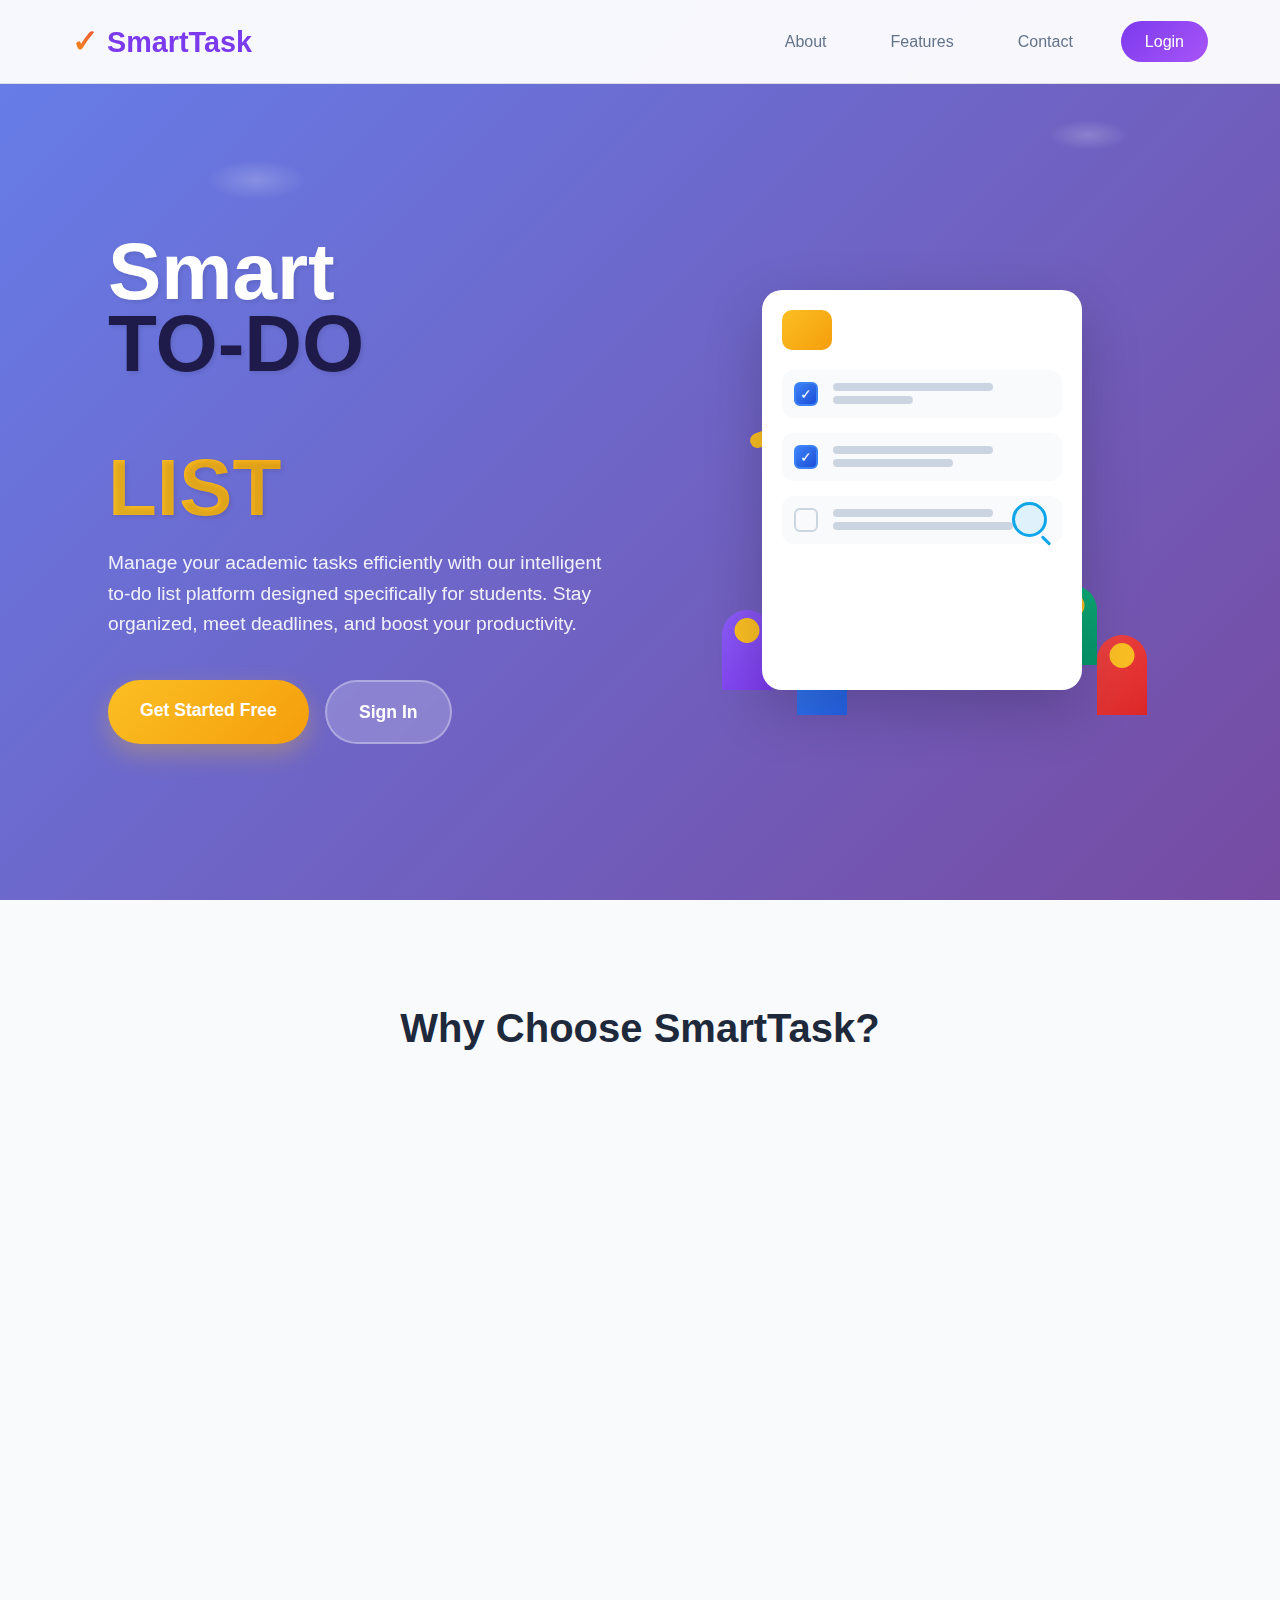
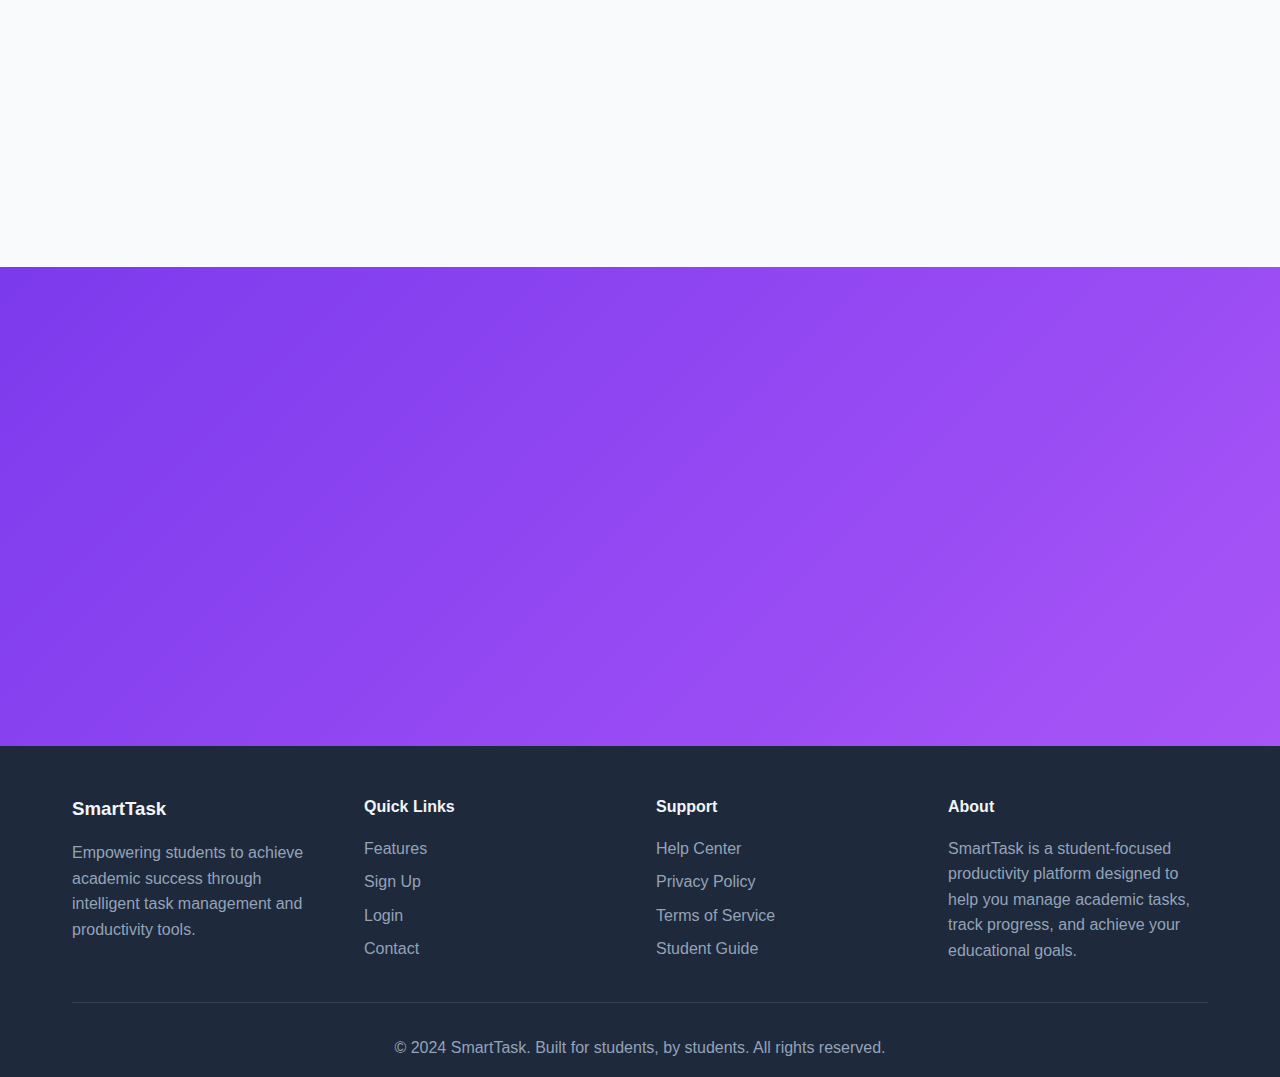
<file: web/index.html>
<!DOCTYPE html>
<html lang="en">
<head>
    <meta charset="UTF-8">
    <meta name="viewport" content="width=device-width, initial-scale=1.0">
    <title>SmartTask - Student To-Do List Manager</title>
    <link rel="stylesheet" href="style.css">
</head>
<body>
<header>
    <nav>
        <a href="#" class="logo">SmartTask</a>
        <ul class="nav-links">
            <li><a href="#about">About</a></li>
            <li><a href="#features">Features</a></li>
            <li><a href="#contact">Contact</a></li>
            <li><a href="login.html" class="nav-login">Login</a></li>
        </ul>
    </nav>
</header>

<main>
    <section class="hero">
        <div class="hero-content">
            <div class="hero-text">
                <h1>Smart<br><span class="todo-text">TO-DO</span><br><span class="list-text">LIST</span></h1>
                <p>Manage your academic tasks efficiently with our intelligent to-do list platform designed specifically for students. Stay organized, meet deadlines, and boost your productivity.</p>
                <div class="cta-buttons">
                    <a href="register.html" class="btn btn-primary">Get Started Free</a>
                    <a href="login.html" class="btn btn-secondary">Sign In</a>
                </div>
            </div>

            <!-- Team Collaboration Illustration -->
            <div class="hero-illustration">
                <div class="todo-device">
                    <div class="device-header"></div>
                    <div class="todo-list">
                        <div class="todo-item completed">
                            <div class="checkbox checked">✓</div>
                            <div class="todo-text-lines">
                                <div class="line"></div>
                                <div class="line short"></div>
                            </div>
                        </div>
                        <div class="todo-item completed">
                            <div class="checkbox checked">✓</div>
                            <div class="todo-text-lines">
                                <div class="line"></div>
                                <div class="line medium"></div>
                            </div>
                        </div>
                        <div class="todo-item active">
                            <div class="checkbox">✓</div>
                            <div class="todo-text-lines">
                                <div class="line"></div>
                                <div class="line long"></div>
                            </div>
                            <div class="magnifying-glass"></div>
                        </div>
                    </div>
                </div>

                <!-- Team Members -->
                <div class="team-member member-1"></div>
                <div class="team-member member-2"></div>
                <div class="team-member member-3"></div>
                <div class="team-member member-4"></div>
                <div class="team-member member-5"></div>

                <!-- Decorative Elements -->
                <div class="pencil-element"></div>
                <div class="ladder-element"></div>
            </div>
        </div>
    </section>

    <section class="features" id="features">
        <div class="container">
            <h2>Why Choose SmartTask?</h2>
            <div class="features-grid">
                <div class="feature-card">
                    <div class="feature-icon">📚</div>
                    <h3>Academic Focus</h3>
                    <p>Designed specifically for students with categories for assignments, exams, projects, and personal tasks to keep your academic life organized.</p>
                </div>
                <div class="feature-card">
                    <div class="feature-icon">⚡</div>
                    <h3>Smart Prioritization</h3>
                    <p>Automatically prioritize tasks based on due dates, importance levels, and your study schedule to maximize productivity.</p>
                </div>
                <div class="feature-card">
                    <div class="feature-icon">📊</div>
                    <h3>Progress Tracking</h3>
                    <p>Visual progress indicators and detailed statistics help you stay motivated and track your academic achievements over time.</p>
                </div>
                <div class="feature-card">
                    <div class="feature-icon">🎯</div>
                    <h3>Goal Management</h3>
                    <p>Set study goals, track deadlines, and receive reminders to ensure you never miss important academic milestones.</p>
                </div>
                <div class="feature-card">
                    <div class="feature-icon">📱</div>
                    <h3>Responsive Design</h3>
                    <p>Access your tasks from any device - desktop, tablet, or mobile. Your productivity tools are always within reach.</p>
                </div>
                <div class="feature-card">
                    <div class="feature-icon">🔒</div>
                    <h3>Secure & Private</h3>
                    <p>Your personal tasks and academic information are protected with secure authentication and encrypted data storage.</p>
                </div>
            </div>
        </div>
    </section>

    <section class="cta-section">
        <div class="container">
            <div class="cta-content">
                <h2>Ready to Get Organized?</h2>
                <p>Join thousands of students who have transformed their productivity with SmartTask. Start managing your academic life more effectively today.</p>
                <div class="cta-buttons">
                    <a href="register.html" class="btn btn-primary btn-large">Start Free Today</a>
                    <a href="login.html" class="btn btn-secondary btn-large">I Have an Account</a>
                </div>
            </div>
        </div>
    </section>
</main>

<footer id="contact">
    <div class="container">
        <div class="footer-content">
            <div class="footer-section">
                <h3>SmartTask</h3>
                <p>Empowering students to achieve academic success through intelligent task management and productivity tools.</p>
            </div>
            <div class="footer-section">
                <h4>Quick Links</h4>
                <ul>
                    <li><a href="#features">Features</a></li>
                    <li><a href="register.html">Sign Up</a></li>
                    <li><a href="login.html">Login</a></li>
                    <li><a href="#contact">Contact</a></li>
                </ul>
            </div>
            <div class="footer-section">
                <h4>Support</h4>
                <ul>
                    <li><a href="#">Help Center</a></li>
                    <li><a href="#">Privacy Policy</a></li>
                    <li><a href="#">Terms of Service</a></li>
                    <li><a href="#">Student Guide</a></li>
                </ul>
            </div>
            <div class="footer-section">
                <h4 id="about">About</h4>
                <p>SmartTask is a student-focused productivity platform designed to help you manage academic tasks, track progress, and achieve your educational goals.</p>
            </div>
        </div>
        <div class="footer-bottom">
            <p>&copy; 2024 SmartTask. Built for students, by students. All rights reserved.</p>
        </div>
    </div>
</footer>

<script src="script.js"></script>
</body>
</html>
</file>
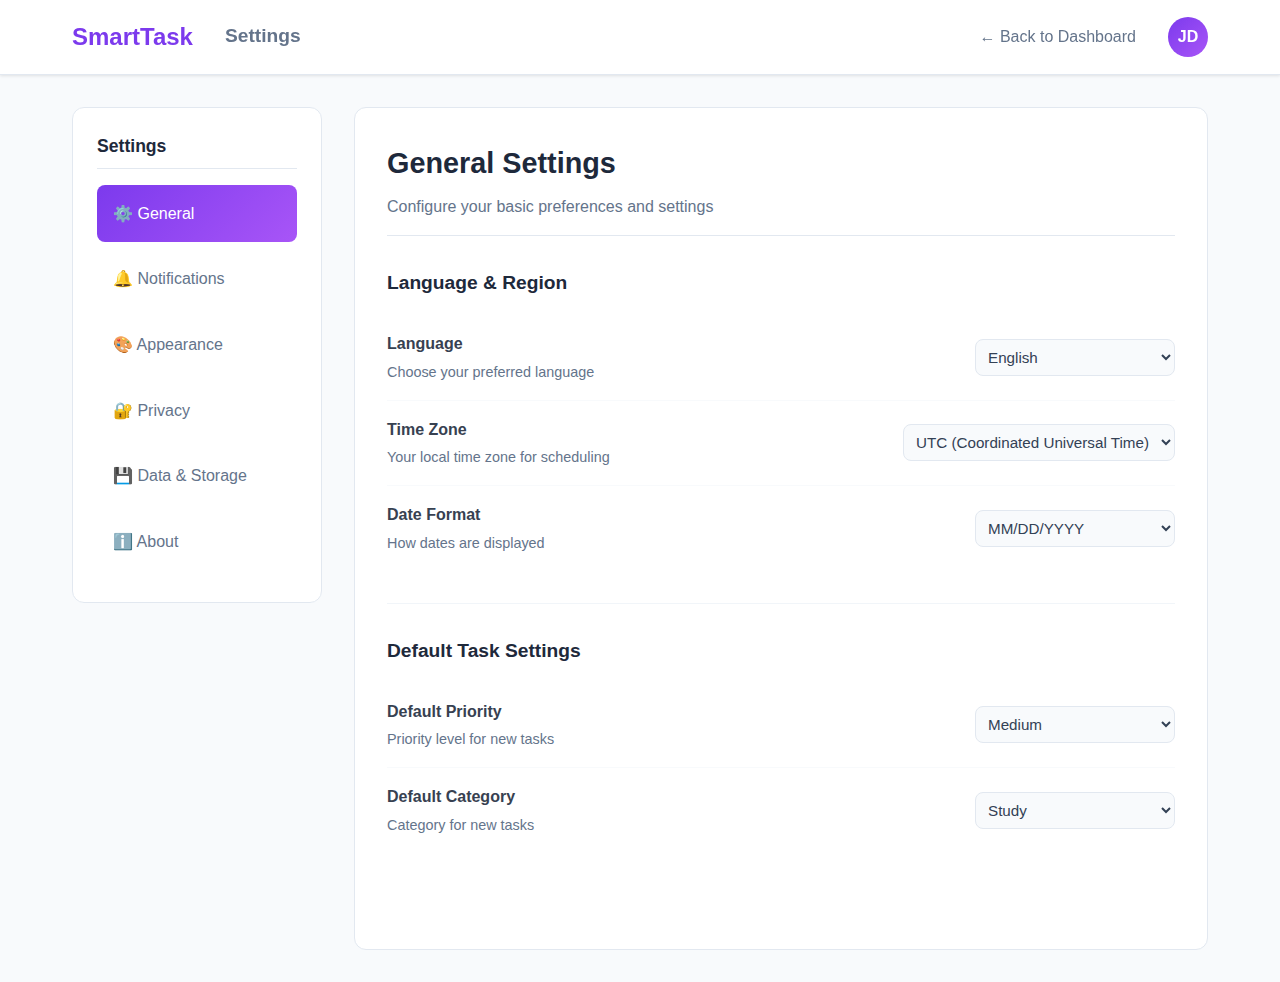
<file: web/settings.html>
<!DOCTYPE html>
<html lang="en">
<head>
    <meta charset="UTF-8">
    <meta name="viewport" content="width=device-width, initial-scale=1.0">
    <title>Settings - SmartTask</title>
    <link rel="stylesheet" href="settings-style.css">
</head>
<body>
<!-- Navigation Header -->
<header class="settings-header">
    <div class="header-content">
        <div class="logo-section">
            <a href="dashboard.html" class="logo">SmartTask</a>
            <span class="page-title">Settings</span>
        </div>
        <div class="header-actions">
            <a href="dashboard.html" class="back-btn">← Back to Dashboard</a>
            <div class="profile-avatar">
                <span id="profileInitials">JD</span>
            </div>
        </div>
    </div>
</header>

<div class="settings-container">
    <!-- Settings Sidebar -->
    <aside class="settings-sidebar">
        <nav class="settings-nav">
            <h3>Settings</h3>
            <ul>
                <li><a href="#general" class="nav-item active" onclick="showSettingsSection('general')">⚙️ General</a></li>
                <li><a href="#notifications" class="nav-item" onclick="showSettingsSection('notifications')">🔔 Notifications</a></li>
                <li><a href="#appearance" class="nav-item" onclick="showSettingsSection('appearance')">🎨 Appearance</a></li>
                <li><a href="#privacy" class="nav-item" onclick="showSettingsSection('privacy')">🔐 Privacy</a></li>
                <li><a href="#data" class="nav-item" onclick="showSettingsSection('data')">💾 Data & Storage</a></li>
                <li><a href="#about" class="nav-item" onclick="showSettingsSection('about')">ℹ️ About</a></li>
            </ul>
        </nav>
    </aside>

    <!-- Main Content -->
    <main class="settings-main">
        <!-- General Settings -->
        <section id="general" class="settings-section active">
            <div class="section-header">
                <h2>General Settings</h2>
                <p>Configure your basic preferences and settings</p>
            </div>

            <div class="settings-group">
                <h3>Language & Region</h3>
                <div class="setting-item">
                    <div class="setting-info">
                        <label>Language</label>
                        <p>Choose your preferred language</p>
                    </div>
                    <select class="setting-control">
                        <option value="en" selected>English</option>
                        <option value="es">Español</option>
                        <option value="fr">Français</option>
                        <option value="de">Deutsch</option>
                        <option value="zh">中文</option>
                    </select>
                </div>

                <div class="setting-item">
                    <div class="setting-info">
                        <label>Time Zone</label>
                        <p>Your local time zone for scheduling</p>
                    </div>
                    <select class="setting-control">
                        <option value="UTC" selected>UTC (Coordinated Universal Time)</option>
                        <option value="America/New_York">Eastern Time (US & Canada)</option>
                        <option value="America/Chicago">Central Time (US & Canada)</option>
                        <option value="America/Denver">Mountain Time (US & Canada)</option>
                        <option value="America/Los_Angeles">Pacific Time (US & Canada)</option>
                    </select>
                </div>

                <div class="setting-item">
                    <div class="setting-info">
                        <label>Date Format</label>
                        <p>How dates are displayed</p>
                    </div>
                    <select class="setting-control">
                        <option value="MM/DD/YYYY" selected>MM/DD/YYYY</option>
                        <option value="DD/MM/YYYY">DD/MM/YYYY</option>
                        <option value="YYYY-MM-DD">YYYY-MM-DD</option>
                    </select>
                </div>
            </div>

            <div class="settings-group">
                <h3>Default Task Settings</h3>
                <div class="setting-item">
                    <div class="setting-info">
                        <label>Default Priority</label>
                        <p>Priority level for new tasks</p>
                    </div>
                    <select class="setting-control">
                        <option value="low">Low</option>
                        <option value="medium" selected>Medium</option>
                        <option value="high">High</option>
                    </select>
                </div>

                <div class="setting-item">
                    <div class="setting-info">
                        <label>Default Category</label>
                        <p>Category for new tasks</p>
                    </div>
                    <select class="setting-control">
                        <option value="study" selected>Study</option>
                        <option value="personal">Personal</option>
                        <option value="work">Work</option>
                        <option value="other">Other</option>
                    </select>
                </div>
            </div>
        </section>

        <!-- Notifications Settings -->
        <section id="notifications" class="settings-section">
            <div class="section-header">
                <h2>Notification Settings</h2>
                <p>Manage how and when you receive notifications</p>
            </div>

            <div class="settings-group">
                <h3>Push Notifications</h3>
                <div class="setting-item">
                    <div class="setting-info">
                        <label>Enable Notifications</label>
                        <p>Receive push notifications for important updates</p>
                    </div>
                    <label class="toggle-switch">
                        <input type="checkbox" checked>
                        <span class="toggle-slider"></span>
                    </label>
                </div>

                <div class="setting-item">
                    <div class="setting-info">
                        <label>Task Reminders</label>
                        <p>Get notified about upcoming task deadlines</p>
                    </div>
                    <label class="toggle-switch">
                        <input type="checkbox" checked>
                        <span class="toggle-slider"></span>
                    </label>
                </div>

                <div class="setting-item">
                    <div class="setting-info">
                        <label>Daily Summary</label>
                        <p>Receive a daily summary of your tasks</p>
                    </div>
                    <label class="toggle-switch">
                        <input type="checkbox">
                        <span class="toggle-slider"></span>
                    </label>
                </div>
            </div>

            <div class="settings-group">
                <h3>Email Notifications</h3>
                <div class="setting-item">
                    <div class="setting-info">
                        <label>Weekly Reports</label>
                        <p>Get weekly productivity reports via email</p>
                    </div>
                    <label class="toggle-switch">
                        <input type="checkbox" checked>
                        <span class="toggle-slider"></span>
                    </label>
                </div>

                <div class="setting-item">
                    <div class="setting-info">
                        <label>Marketing Emails</label>
                        <p>Receive updates about new features and tips</p>
                    </div>
                    <label class="toggle-switch">
                        <input type="checkbox">
                        <span class="toggle-slider"></span>
                    </label>
                </div>
            </div>

            <div class="settings-group">
                <h3>Reminder Settings</h3>
                <div class="setting-item">
                    <div class="setting-info">
                        <label>Default Reminder Time</label>
                        <p>How early to remind you before task deadlines</p>
                    </div>
                    <select class="setting-control">
                        <option value="5">5 minutes before</option>
                        <option value="15">15 minutes before</option>
                        <option value="30" selected>30 minutes before</option>
                        <option value="60">1 hour before</option>
                        <option value="1440">1 day before</option>
                    </select>
                </div>
            </div>
        </section>

        <!-- Appearance Settings -->
        <section id="appearance" class="settings-section">
            <div class="section-header">
                <h2>Appearance Settings</h2>
                <p>Customize the look and feel of your dashboard</p>
            </div>

            <div class="settings-group">
                <h3>Theme</h3>
                <div class="setting-item">
                    <div class="setting-info">
                        <label>Color Theme</label>
                        <p>Choose between light and dark themes</p>
                    </div>
                    <div class="theme-selector">
                        <label class="theme-option">
                            <input type="radio" name="theme" value="light" checked>
                            <div class="theme-preview light">
                                <div class="theme-header"></div>
                                <div class="theme-content"></div>
                            </div>
                            <span>Light</span>
                        </label>
                        <label class="theme-option">
                            <input type="radio" name="theme" value="dark">
                            <div class="theme-preview dark">
                                <div class="theme-header"></div>
                                <div class="theme-content"></div>
                            </div>
                            <span>Dark</span>
                        </label>
                        <label class="theme-option">
                            <input type="radio" name="theme" value="auto">
                            <div class="theme-preview auto">
                                <div class="theme-header"></div>
                                <div class="theme-content"></div>
                            </div>
                            <span>Auto</span>
                        </label>
                    </div>
                </div>
            </div>

            <div class="settings-group">
                <h3>Layout</h3>
                <div class="setting-item">
                    <div class="setting-info">
                        <label>Compact Mode</label>
                        <p>Show more information in less space</p>
                    </div>
                    <label class="toggle-switch">
                        <input type="checkbox">
                        <span class="toggle-slider"></span>
                    </label>
                </div>

                <div class="setting-item">
                    <div class="setting-info">
                        <label>Show Sidebar by Default</label>
                        <p>Keep the sidebar expanded when you load the app</p>
                    </div>
                    <label class="toggle-switch">
                        <input type="checkbox" checked>
                        <span class="toggle-slider"></span>
                    </label>
                </div>
            </div>

            <div class="settings-group">
                <h3>Font Settings</h3>
                <div class="setting-item">
                    <div class="setting-info">
                        <label>Font Size</label>
                        <p>Adjust the text size throughout the app</p>
                    </div>
                    <select class="setting-control">
                        <option value="small">Small</option>
                        <option value="medium" selected>Medium</option>
                        <option value="large">Large</option>
                    </select>
                </div>
            </div>
        </section>

        <!-- Privacy Settings -->
        <section id="privacy" class="settings-section">
            <div class="section-header">
                <h2>Privacy Settings</h2>
                <p>Control your privacy and data sharing preferences</p>
            </div>

            <div class="settings-group">
                <h3>Data Collection</h3>
                <div class="setting-item">
                    <div class="setting-info">
                        <label>Analytics</label>
                        <p>Help improve SmartTask by sharing usage data</p>
                    </div>
                    <label class="toggle-switch">
                        <input type="checkbox" checked>
                        <span class="toggle-slider"></span>
                    </label>
                </div>

                <div class="setting-item">
                    <div class="setting-info">
                        <label>Crash Reports</label>
                        <p>Automatically send crash reports to help fix bugs</p>
                    </div>
                    <label class="toggle-switch">
                        <input type="checkbox" checked>
                        <span class="toggle-slider"></span>
                    </label>
                </div>
            </div>

            <div class="settings-group">
                <h3>Account Privacy</h3>
                <div class="setting-item">
                    <div class="setting-info">
                        <label>Profile Visibility</label>
                        <p>Control who can see your profile information</p>
                    </div>
                    <select class="setting-control">
                        <option value="private" selected>Private</option>
                        <option value="friends">Friends only</option>
                        <option value="public">Public</option>
                    </select>
                </div>

                <div class="setting-item">
                    <div class="setting-info">
                        <label>Show Online Status</label>
                        <p>Let others see when you're active</p>
                    </div>
                    <label class="toggle-switch">
                        <input type="checkbox">
                        <span class="toggle-slider"></span>
                    </label>
                </div>
            </div>
        </section>

        <!-- Data & Storage Settings -->
        <section id="data" class="settings-section">
            <div class="section-header">
                <h2>Data & Storage</h2>
                <p>Manage your data and storage options</p>
            </div>

            <div class="settings-group">
                <h3>Data Management</h3>
                <div class="setting-item">
                    <div class="setting-info">
                        <label>Auto-save</label>
                        <p>Automatically save your changes as you work</p>
                    </div>
                    <label class="toggle-switch">
                        <input type="checkbox" checked>
                        <span class="toggle-slider"></span>
                    </label>
                </div>

                <div class="setting-item">
                    <div class="setting-info">
                        <label>Data Retention</label>
                        <p>How long to keep completed tasks</p>
                    </div>
                    <select class="setting-control">
                        <option value="30">30 days</option>
                        <option value="90" selected>90 days</option>
                        <option value="365">1 year</option>
                        <option value="forever">Forever</option>
                    </select>
                </div>
            </div>

            <div class="settings-group">
                <h3>Export & Backup</h3>
                <div class="action-item">
                    <div class="action-info">
                        <label>Export Data</label>
                        <p>Download a copy of all your data</p>
                    </div>
                    <button class="action-btn" onclick="exportData()">Export</button>
                </div>

                <div class="action-item">
                    <div class="action-info">
                        <label>Create Backup</label>
                        <p>Create a backup of your tasks and settings</p>
                    </div>
                    <button class="action-btn" onclick="createBackup()">Backup</button>
                </div>
            </div>

            <div class="settings-group danger-zone">
                <h3>Danger Zone</h3>
                <div class="action-item">
                    <div class="action-info">
                        <label>Clear All Data</label>
                        <p>Permanently delete all your tasks and data</p>
                    </div>
                    <button class="action-btn danger" onclick="clearAllData()">Clear Data</button>
                </div>

                <div class="action-item">
                    <div class="action-info">
                        <label>Delete Account</label>
                        <p>Permanently delete your account and all associated data</p>
                    </div>
                    <button class="action-btn danger" onclick="deleteAccount()">Delete Account</button>
                </div>
            </div>
        </section>

        <!-- About Settings -->
        <section id="about" class="settings-section">
            <div class="section-header">
                <h2>About SmartTask</h2>
                <p>Information about the application and support</p>
            </div>

            <div class="settings-group">
                <h3>Application Info</h3>
                <div class="info-item">
                    <label>Version</label>
                    <span>1.0.0</span>
                </div>
                <div class="info-item">
                    <label>Last Updated</label>
                    <span>December 2024</span>
                </div>
                <div class="info-item">
                    <label>Build</label>
                    <span>2024.12.001</span>
                </div>
            </div>

            <div class="settings-group">
                <h3>Support</h3>
                <div class="action-item">
                    <div class="action-info">
                        <label>Help Center</label>
                        <p>Get help and find answers to common questions</p>
                    </div>
                    <button class="action-btn" onclick="openHelp()">Open Help</button>
                </div>

                <div class="action-item">
                    <div class="action-info">
                        <label>Report a Bug</label>
                        <p>Let us know if you've found an issue</p>
                    </div>
                    <button class="action-btn" onclick="reportBug()">Report Bug</button>
                </div>

                <div class="action-item">
                    <div class="action-info">
                        <label>Contact Support</label>
                        <p>Get in touch with our support team</p>
                    </div>
                    <button class="action-btn" onclick="contactSupport()">Contact Us</button>
                </div>
            </div>

            <div class="settings-group">
                <h3>Legal</h3>
                <div class="action-item">
                    <div class="action-info">
                        <label>Privacy Policy</label>
                        <p>Read our privacy policy</p>
                    </div>
                    <button class="action-btn secondary" onclick="openPrivacyPolicy()">View Policy</button>
                </div>

                <div class="action-item">
                    <div class="action-info">
                        <label>Terms of Service</label>
                        <p>Read our terms of service</p>
                    </div>
                    <button class="action-btn secondary" onclick="openTerms()">View Terms</button>
                </div>
            </div>
        </section>
    </main>
</div>

<script>
    // Initialize settings
    document.addEventListener('DOMContentLoaded', function() {
        loadUserInfo();
    });

    function loadUserInfo() {
        const currentUser = JSON.parse(localStorage.getItem('currentUser') || '{}');
        if (currentUser.email) {
            const name = currentUser.name || currentUser.email.split('@')[0];
            const initials = name.substring(0, 2).toUpperCase();
            document.getElementById('profileInitials').textContent = initials;
        }
    }

    function showSettingsSection(sectionId) {
        // Hide all sections
        document.querySelectorAll('.settings-section').forEach(section => {
            section.classList.remove('active');
        });

        // Remove active class from all nav items
        document.querySelectorAll('.nav-item').forEach(item => {
            item.classList.remove('active');
        });

        // Show selected section
        document.getElementById(sectionId).classList.add('active');

        // Add active class to clicked nav item
        event.target.classList.add('active');
    }

    // Action functions
    function exportData() {
        alert('Data export feature coming soon!');
    }

    function createBackup() {
        alert('Backup created successfully!');
    }

    function clearAllData() {
        if (confirm('Are you sure you want to clear all your data? This action cannot be undone.')) {
            localStorage.clear();
            alert('All data has been cleared.');
            window.location.href = 'login.html';
        }
    }

    function deleteAccount() {
        if (confirm('Are you sure you want to delete your account? This action cannot be undone and will permanently delete all your data.')) {
            if (confirm('This is your final warning. Are you absolutely sure?')) {
                localStorage.clear();
                alert('Account deleted successfully.');
                window.location.href = 'index.html';
            }
        }
    }

    function openHelp() {
        alert('Help center feature coming soon!');
    }

    function reportBug() {
        alert('Bug reporting feature coming soon!');
    }

    function contactSupport() {
        alert('Support contact feature coming soon!');
    }

    function openPrivacyPolicy() {
        alert('Privacy policy feature coming soon!');
    }

    function openTerms() {
        alert('Terms of service feature coming soon!');
    }
</script>
</body>
</html>
</file>
<file: web/style.css>
/* Reset and Base Styles */
* {
    margin: 0;
    padding: 0;
    box-sizing: border-box;
}

body {
    font-family: 'SF Pro Display', -apple-system, BlinkMacSystemFont, 'Segoe UI', Roboto, sans-serif;
    line-height: 1.6;
    color: #334155;
    overflow-x: hidden;
}

.container {
    max-width: 1200px;
    margin: 0 auto;
    padding: 0 2rem;
}

/* Header Styles */
header {
    position: fixed;
    top: 0;
    width: 100%;
    background: rgba(255, 255, 255, 0.95);
    backdrop-filter: blur(10px);
    border-bottom: 1px solid rgba(0, 0, 0, 0.1);
    z-index: 1000;
    transition: all 0.3s ease;
}

nav {
    display: flex;
    justify-content: space-between;
    align-items: center;
    padding: 1rem 2rem;
    max-width: 1200px;
    margin: 0 auto;
}

.logo {
    font-size: 1.8rem;
    font-weight: 700;
    color: #7c3aed;
    text-decoration: none;
    display: flex;
    align-items: center;
    gap: 0.5rem;
}

.logo::before {
    content: "✓";
    background: linear-gradient(45deg, #f59e0b, #ef4444);
    -webkit-background-clip: text;
    -webkit-text-fill-color: transparent;
    font-size: 2rem;
}

.nav-links {
    display: flex;
    list-style: none;
    align-items: center;
    gap: 2rem;
}

.nav-links a {
    color: #64748b;
    text-decoration: none;
    font-weight: 500;
    transition: all 0.3s ease;
    padding: 0.5rem 1rem;
    border-radius: 8px;
}

.nav-links a:hover {
    color: #7c3aed;
    background: rgba(124, 58, 237, 0.1);
}

.nav-login {
    background: linear-gradient(135deg, #7c3aed, #a855f7) !important;
    color: white !important;
    padding: 0.75rem 1.5rem !important;
    border-radius: 25px !important;
}

.nav-login:hover {
    transform: translateY(-1px);
    box-shadow: 0 4px 12px rgba(124, 58, 237, 0.3) !important;
    background: linear-gradient(135deg, #6d28d9, #9333ea) !important;
}

/* Hero Section */
.hero {
    min-height: 100vh;
    background: linear-gradient(135deg, #667eea 0%, #764ba2 100%);
    display: flex;
    align-items: center;
    padding-top: 80px;
    position: relative;
    overflow: hidden;
}

.hero::before {
    content: '';
    position: absolute;
    top: 0;
    left: 0;
    right: 0;
    bottom: 0;
    background:
            radial-gradient(ellipse 100px 40px at 20% 20%, rgba(255, 255, 255, 0.2) 0%, transparent 50%),
            radial-gradient(ellipse 80px 30px at 85% 15%, rgba(255, 255, 255, 0.2) 0%, transparent 50%);
    z-index: 1;
}

.hero-content {
    display: grid;
    grid-template-columns: 1fr 1fr;
    gap: 4rem;
    align-items: center;
    position: relative;
    z-index: 2;
    max-width: 1400px;
    margin: 0 auto;
    padding: 0 2rem;
}

.hero-text {
    color: white;
}

.hero-text h1 {
    font-size: clamp(3rem, 8vw, 5rem);
    font-weight: 900;
    line-height: 0.9;
    margin-bottom: 1.5rem;
    text-shadow: 2px 2px 4px rgba(0, 0, 0, 0.1);
}

.todo-text {
    color: #1e1b4b;
    display: block;
}

.list-text {
    background: linear-gradient(45deg, #fbbf24, #f59e0b);
    -webkit-background-clip: text;
    -webkit-text-fill-color: transparent;
    display: block;
}

.hero-text p {
    font-size: 1.2rem;
    margin-bottom: 2.5rem;
    opacity: 0.9;
    line-height: 1.6;
    max-width: 500px;
}

.cta-buttons {
    display: flex;
    gap: 1rem;
    flex-wrap: wrap;
}

.btn {
    padding: 1rem 2rem;
    border: none;
    border-radius: 50px;
    font-size: 1.1rem;
    font-weight: 600;
    cursor: pointer;
    transition: all 0.3s ease;
    text-decoration: none;
    display: inline-block;
    text-align: center;
}

.btn-primary {
    background: linear-gradient(135deg, #fbbf24, #f59e0b);
    color: white;
    box-shadow: 0 10px 25px rgba(251, 191, 36, 0.3);
}

.btn-primary:hover {
    transform: translateY(-3px);
    box-shadow: 0 15px 35px rgba(251, 191, 36, 0.4);
}

.btn-secondary {
    background: rgba(255, 255, 255, 0.2);
    color: white;
    border: 2px solid rgba(255, 255, 255, 0.3);
    backdrop-filter: blur(10px);
}

.btn-secondary:hover {
    background: rgba(255, 255, 255, 0.3);
    transform: translateY(-3px);
}

.btn-large {
    padding: 1.25rem 2.5rem;
    font-size: 1.2rem;
}

/* Hero Illustration */
.hero-illustration {
    position: relative;
    width: 100%;
    height: 500px;
}

.todo-device {
    position: absolute;
    top: 50%;
    left: 50%;
    transform: translate(-50%, -50%);
    width: 320px;
    height: 400px;
    background: white;
    border-radius: 20px;
    box-shadow: 0 20px 60px rgba(0, 0, 0, 0.2);
    padding: 20px;
    z-index: 5;
}

.device-header {
    width: 50px;
    height: 40px;
    background: linear-gradient(135deg, #fbbf24, #f59e0b);
    border-radius: 10px;
    margin-bottom: 20px;
}

.todo-list {
    display: flex;
    flex-direction: column;
    gap: 15px;
}

.todo-item {
    display: flex;
    align-items: center;
    gap: 15px;
    padding: 12px;
    background: #f8fafc;
    border-radius: 12px;
    position: relative;
}

.checkbox {
    width: 24px;
    height: 24px;
    border: 2px solid #cbd5e1;
    border-radius: 6px;
    display: flex;
    align-items: center;
    justify-content: center;
    font-size: 14px;
    color: transparent;
}

.checkbox.checked {
    background: linear-gradient(135deg, #3b82f6, #1d4ed8);
    border-color: #3b82f6;
    color: white;
}

.todo-text-lines {
    flex: 1;
    display: flex;
    flex-direction: column;
    gap: 5px;
}

.line {
    height: 8px;
    background: #cbd5e1;
    border-radius: 4px;
    width: 160px;
}

.line.short { width: 80px; }
.line.medium { width: 120px; }
.line.long { width: 180px; }

.magnifying-glass {
    position: absolute;
    right: 15px;
    width: 35px;
    height: 35px;
    border: 3px solid #0ea5e9;
    border-radius: 50%;
    background: rgba(14, 165, 233, 0.1);
}

.magnifying-glass::after {
    content: '';
    position: absolute;
    bottom: -8px;
    right: -8px;
    width: 12px;
    height: 3px;
    background: #0ea5e9;
    border-radius: 2px;
    transform: rotate(45deg);
}

/* Team Members */
.team-member {
    position: absolute;
    width: 50px;
    height: 80px;
    border-radius: 25px 25px 0 0;
}

.member-1 {
    bottom: 10%;
    left: 10%;
    background: linear-gradient(135deg, #8b5cf6, #7c3aed);
}

.member-2 {
    bottom: 5%;
    left: 25%;
    background: linear-gradient(135deg, #3b82f6, #2563eb);
}

.member-3 {
    top: 20%;
    right: 35%;
    background: linear-gradient(135deg, #f97316, #ea580c);
}

.member-4 {
    bottom: 15%;
    right: 15%;
    background: linear-gradient(135deg, #10b981, #059669);
}

.member-5 {
    bottom: 5%;
    right: 5%;
    background: linear-gradient(135deg, #ef4444, #dc2626);
}

.team-member::before {
    content: '';
    position: absolute;
    top: 8px;
    left: 50%;
    transform: translateX(-50%);
    width: 25px;
    height: 25px;
    background: #fbbf24;
    border-radius: 50%;
}

.pencil-element {
    position: absolute;
    top: 35%;
    left: 15%;
    width: 120px;
    height: 15px;
    background: linear-gradient(90deg, #fbbf24 0%, #fbbf24 75%, #374151 75%);
    border-radius: 8px;
    transform: rotate(-20deg);
}

.pencil-element::before {
    content: '';
    position: absolute;
    right: -10px;
    top: 50%;
    transform: translateY(-50%);
    width: 0;
    height: 0;
    border-left: 10px solid #374151;
    border-top: 8px solid transparent;
    border-bottom: 8px solid transparent;
}

.ladder-element {
    position: absolute;
    bottom: 12%;
    left: 32%;
    width: 15px;
    height: 100px;
    background: repeating-linear-gradient(
            0deg,
            #8b5cf6 0px,
            #8b5cf6 8px,
            transparent 8px,
            transparent 16px
    );
}

/* Features Section */
.features {
    padding: 6rem 0;
    background: #f8fafc;
}

.features h2 {
    text-align: center;
    font-size: 2.5rem;
    font-weight: 700;
    color: #1e293b;
    margin-bottom: 3rem;
}

.features-grid {
    display: grid;
    grid-template-columns: repeat(auto-fit, minmax(350px, 1fr));
    gap: 2rem;
}

.feature-card {
    background: white;
    padding: 2rem;
    border-radius: 20px;
    box-shadow: 0 4px 20px rgba(0, 0, 0, 0.08);
    text-align: center;
    transition: all 0.3s ease;
    border: 1px solid #e2e8f0;
}

.feature-card:hover {
    transform: translateY(-10px);
    box-shadow: 0 20px 40px rgba(0, 0, 0, 0.12);
    border-color: #7c3aed;
}

.feature-icon {
    font-size: 3rem;
    margin-bottom: 1rem;
    display: block;
}

.feature-card h3 {
    font-size: 1.5rem;
    font-weight: 600;
    color: #1e293b;
    margin-bottom: 1rem;
}

.feature-card p {
    color: #64748b;
    line-height: 1.6;
}

/* CTA Section */
.cta-section {
    padding: 6rem 0;
    background: linear-gradient(135deg, #7c3aed 0%, #a855f7 100%);
    color: white;
    text-align: center;
}

.cta-content h2 {
    font-size: 2.5rem;
    font-weight: 700;
    margin-bottom: 1rem;
}

.cta-content p {
    font-size: 1.2rem;
    margin-bottom: 2.5rem;
    opacity: 0.9;
    max-width: 600px;
    margin-left: auto;
    margin-right: auto;
}

/* Footer */
footer {
    background: #1e293b;
    color: white;
    padding: 3rem 0 1rem;
}

.footer-content {
    display: grid;
    grid-template-columns: repeat(auto-fit, minmax(250px, 1fr));
    gap: 2rem;
    margin-bottom: 2rem;
}

.footer-section h3, .footer-section h4 {
    margin-bottom: 1rem;
    color: #f1f5f9;
}

.footer-section p {
    color: #94a3b8;
    line-height: 1.6;
}

.footer-section ul {
    list-style: none;
}

.footer-section ul li {
    margin-bottom: 0.5rem;
}

.footer-section ul li a {
    color: #94a3b8;
    text-decoration: none;
    transition: color 0.3s ease;
}

.footer-section ul li a:hover {
    color: #a855f7;
}

.footer-bottom {
    text-align: center;
    padding-top: 2rem;
    border-top: 1px solid #334155;
    color: #94a3b8;
}

/* Responsive Design */
@media (max-width: 1024px) {
    .hero-content {
        grid-template-columns: 1fr;
        text-align: center;
        gap: 2rem;
    }

    .hero-illustration {
        height: 400px;
    }

    .features-grid {
        grid-template-columns: repeat(auto-fit, minmax(300px, 1fr));
    }
}

@media (max-width: 768px) {
    .nav-links {
        display: none;
    }

    .hero {
        padding: 100px 0 50px;
    }

    .hero-text h1 {
        font-size: 3rem;
    }

    .cta-buttons {
        flex-direction: column;
        align-items: center;
    }

    .btn {
        width: 250px;
    }

    .features {
        padding: 4rem 0;
    }

    .features-grid {
        grid-template-columns: 1fr;
    }

    .cta-section {
        padding: 4rem 0;
    }

    .footer-content {
        grid-template-columns: 1fr;
        text-align: center;
    }
}

@media (max-width: 480px) {
    nav {
        padding: 1rem;
    }

    .hero-content {
        padding: 0 1rem;
    }

    .container {
        padding: 0 1rem;
    }

    .feature-card {
        padding: 1.5rem;
    }
}

/* Animations */
@keyframes fadeInUp {
    from {
        opacity: 0;
        transform: translateY(30px);
    }
    to {
        opacity: 1;
        transform: translateY(0);
    }
}

.hero-text {
    animation: fadeInUp 1s ease-out;
}

.hero-illustration {
    animation: fadeInUp 1s ease-out 0.3s both;
}

/* Smooth scrolling */
html {
    scroll-behavior: smooth;
}
</file>
<file: web/settings-style.css>
/* Reset and Base Styles */
* {
    margin: 0;
    padding: 0;
    box-sizing: border-box;
}

body {
    font-family: 'SF Pro Display', -apple-system, BlinkMacSystemFont, 'Segoe UI', Roboto, sans-serif;
    background: #f8fafc;
    color: #334155;
    line-height: 1.6;
}

/* Settings Header */
.settings-header {
    background: white;
    border-bottom: 1px solid #e2e8f0;
    padding: 1rem 0;
    position: sticky;
    top: 0;
    z-index: 100;
    box-shadow: 0 1px 3px rgba(0, 0, 0, 0.1);
}

.header-content {
    max-width: 1200px;
    margin: 0 auto;
    padding: 0 2rem;
    display: flex;
    justify-content: space-between;
    align-items: center;
}

.logo-section {
    display: flex;
    align-items: center;
    gap: 2rem;
}

.logo {
    font-size: 1.5rem;
    font-weight: 700;
    color: #7c3aed;
    text-decoration: none;
}

.page-title {
    font-size: 1.2rem;
    font-weight: 600;
    color: #64748b;
}

.header-actions {
    display: flex;
    align-items: center;
    gap: 1rem;
}

.back-btn {
    color: #64748b;
    text-decoration: none;
    font-weight: 500;
    padding: 0.5rem 1rem;
    border-radius: 8px;
    transition: background-color 0.2s;
}

.back-btn:hover {
    background: #f1f5f9;
    color: #7c3aed;
}

.profile-avatar {
    width: 40px;
    height: 40px;
    background: linear-gradient(135deg, #7c3aed, #a855f7);
    color: white;
    border-radius: 50%;
    display: flex;
    align-items: center;
    justify-content: center;
    font-weight: 600;
}

/* Settings Container */
.settings-container {
    max-width: 1200px;
    margin: 0 auto;
    padding: 2rem;
    display: grid;
    grid-template-columns: 250px 1fr;
    gap: 2rem;
}

/* Settings Sidebar */
.settings-sidebar {
    background: white;
    border-radius: 12px;
    padding: 1.5rem;
    border: 1px solid #e2e8f0;
    height: fit-content;
    position: sticky;
    top: 100px;
}

.settings-nav h3 {
    font-size: 1.1rem;
    font-weight: 600;
    color: #1e293b;
    margin-bottom: 1rem;
    padding-bottom: 0.5rem;
    border-bottom: 1px solid #e2e8f0;
}

.settings-nav ul {
    list-style: none;
}

.settings-nav li {
    margin-bottom: 0.5rem;
}

.nav-item {
    display: flex;
    align-items: center;
    padding: 1rem;
    color: #64748b;
    text-decoration: none;
    border-radius: 8px;
    font-weight: 500;
    transition: all 0.2s;
}

.nav-item:hover {
    background: #f1f5f9;
    color: #7c3aed;
}

.nav-item.active {
    background: linear-gradient(135deg, #7c3aed, #a855f7);
    color: white;
}

/* Settings Main Content */
.settings-main {
    background: white;
    border-radius: 12px;
    border: 1px solid #e2e8f0;
    overflow: hidden;
}

/* Settings Sections */
.settings-section {
    display: none;
    padding: 2rem;
}

.settings-section.active {
    display: block;
}

.section-header {
    margin-bottom: 2rem;
    padding-bottom: 1rem;
    border-bottom: 1px solid #e2e8f0;
}

.section-header h2 {
    font-size: 1.8rem;
    font-weight: 700;
    color: #1e293b;
    margin-bottom: 0.5rem;
}

.section-header p {
    color: #64748b;
}

/* Settings Groups */
.settings-group {
    margin-bottom: 2rem;
    padding-bottom: 2rem;
    border-bottom: 1px solid #f1f5f9;
}

.settings-group:last-child {
    border-bottom: none;
}

.settings-group h3 {
    font-size: 1.2rem;
    font-weight: 600;
    color: #1e293b;
    margin-bottom: 1rem;
}

/* Setting Items */
.setting-item {
    display: flex;
    justify-content: space-between;
    align-items: center;
    padding: 1rem 0;
    border-bottom: 1px solid #f8fafc;
}

.setting-item:last-child {
    border-bottom: none;
}

.setting-info {
    flex: 1;
}

.setting-info label {
    font-weight: 600;
    color: #374151;
    display: block;
    margin-bottom: 0.25rem;
}

.setting-info p {
    color: #64748b;
    font-size: 0.9rem;
}

.setting-control {
    min-width: 200px;
    padding: 0.5rem;
    border: 1px solid #e2e8f0;
    border-radius: 8px;
    background: #f8fafc;
    font-size: 0.95rem;
    color: #334155;
}

/* Toggle Switch */
.toggle-switch {
    position: relative;
    display: inline-block;
    width: 50px;
    height: 24px;
}

.toggle-switch input {
    opacity: 0;
    width: 0;
    height: 0;
}

.toggle-slider {
    position: absolute;
    cursor: pointer;
    top: 0;
    left: 0;
    right: 0;
    bottom: 0;
    background-color: #cbd5e1;
    transition: 0.4s;
    border-radius: 24px;
}

.toggle-slider:before {
    position: absolute;
    content: "";
    height: 18px;
    width: 18px;
    left: 3px;
    bottom: 3px;
    background-color: white;
    transition: 0.4s;
    border-radius: 50%;
}

input:checked + .toggle-slider {
    background: linear-gradient(135deg, #7c3aed, #a855f7);
}

input:checked + .toggle-slider:before {
    transform: translateX(26px);
}

/* Theme Selector */
.theme-selector {
    display: flex;
    gap: 1rem;
    margin-top: 1rem;
}

.theme-option {
    display: flex;
    flex-direction: column;
    align-items: center;
    gap: 0.5rem;
    cursor: pointer;
}

.theme-option input {
    display: none;
}

.theme-preview {
    width: 80px;
    height: 60px;
    border-radius: 8px;
    border: 2px solid #e2e8f0;
    overflow: hidden;
    transition: all 0.2s;
}

.theme-option input:checked + .theme-preview {
    border-color: #7c3aed;
    box-shadow: 0 0 0 3px rgba(124, 58, 237, 0.1);
}

.theme-preview.light {
    background: #ffffff;
}

.theme-preview.dark {
    background: #1e293b;
}

.theme-preview.auto {
    background: linear-gradient(90deg, #ffffff 50%, #1e293b 50%);
}

.theme-header {
    height: 15px;
    background: #f1f5f9;
}

.theme-preview.dark .theme-header {
    background: #0f172a;
}

.theme-content {
    height: 45px;
    margin: 5px;
    background: #f8fafc;
    border-radius: 4px;
}

.theme-preview.dark .theme-content {
    background: #334155;
}

/* Action Items */
.action-item {
    display: flex;
    justify-content: space-between;
    align-items: center;
    padding: 1rem;
    background: #f8fafc;
    border-radius: 8px;
    margin-bottom: 1rem;
}

.action-item:last-child {
    margin-bottom: 0;
}

.action-info {
    flex: 1;
}

.action-info label {
    font-weight: 600;
    color: #374151;
    display: block;
    margin-bottom: 0.25rem;
}

.action-info p {
    color: #64748b;
    font-size: 0.9rem;
}

.action-btn {
    padding: 0.75rem 1.5rem;
    border: none;
    border-radius: 8px;
    font-weight: 600;
    cursor: pointer;
    transition: all 0.2s;
    background: linear-gradient(135deg, #7c3aed, #a855f7);
    color: white;
}

.action-btn:hover {
    transform: translateY(-1px);
    box-shadow: 0 4px 12px rgba(124, 58, 237, 0.3);
}

.action-btn.secondary {
    background: #f1f5f9;
    color: #64748b;
    border: 1px solid #e2e8f0;
}

.action-btn.secondary:hover {
    background: #e2e8f0;
    box-shadow: 0 4px 12px rgba(0, 0, 0, 0.1);
}

.action-btn.danger {
    background: linear-gradient(135deg, #ef4444, #dc2626);
}

.action-btn.danger:hover {
    box-shadow: 0 4px 12px rgba(239, 68, 68, 0.3);
}

/* Danger Zone */
.danger-zone {
    border: 2px solid #fee2e2;
    border-radius: 12px;
    padding: 1.5rem;
    background: #fef2f2;
}

.danger-zone h3 {
    color: #dc2626;
}

/* Info Items */
.info-item {
    display: flex;
    justify-content: space-between;
    padding: 1rem;
    background: #f8fafc;
    border-radius: 8px;
    margin-bottom: 0.5rem;
}

.info-item label {
    font-weight: 600;
    color: #374151;
}

.info-item span {
    color: #64748b;
}

/* Responsive Design */
@media (max-width: 768px) {
    .settings-container {
        grid-template-columns: 1fr;
        padding: 1rem;
    }

    .settings-sidebar {
        position: static;
        margin-bottom: 1rem;
    }

    .header-content {
        padding: 0 1rem;
    }

    .setting-item,
    .action-item {
        flex-direction: column;
        align-items: flex-start;
        gap: 1rem;
    }

    .setting-control {
        width: 100%;
    }

    .theme-selector {
        width: 100%;
        justify-content: space-around;
    }
}
</file>
